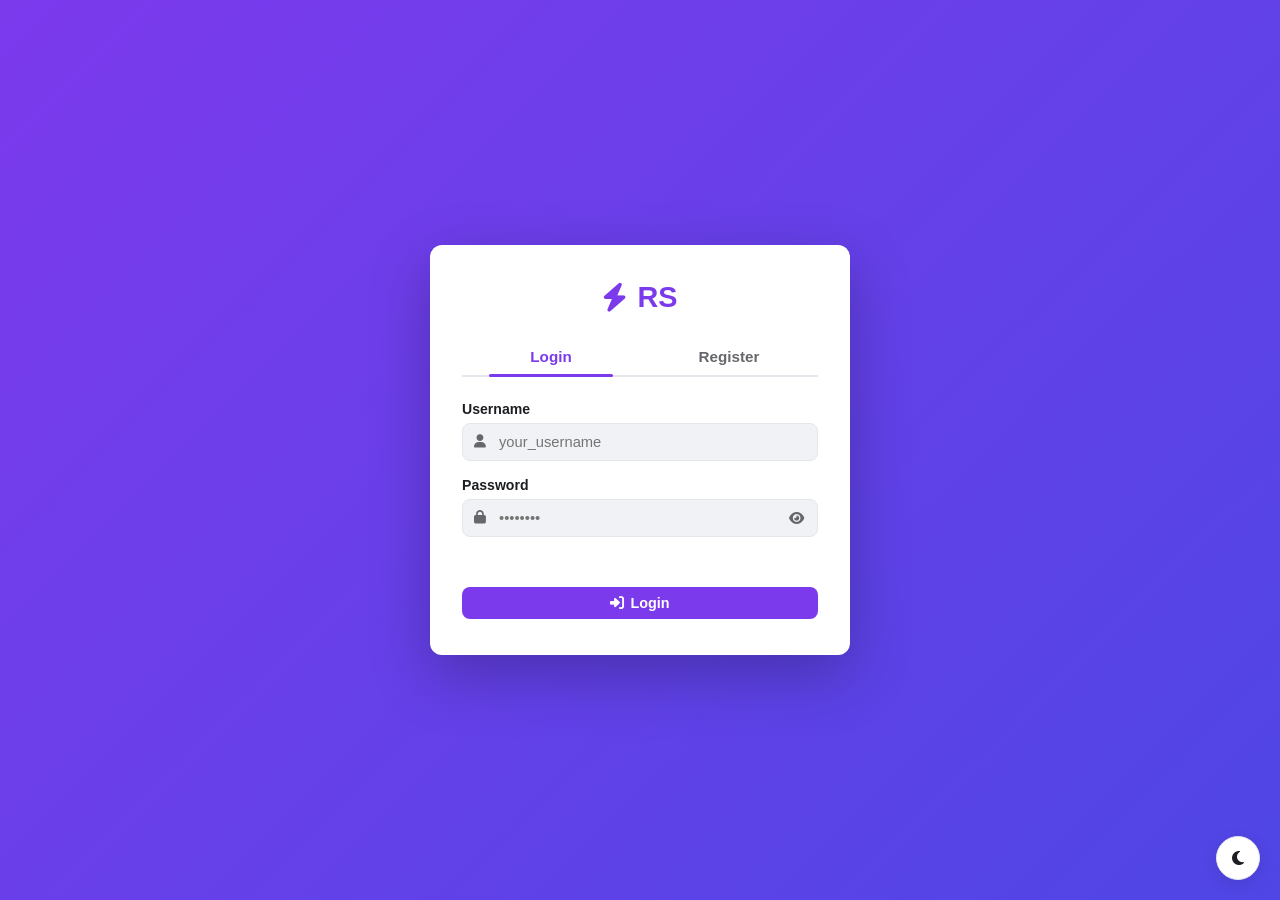
<file: index.html>
<!DOCTYPE html>
<html lang="en" data-theme="light">
<head>
  <meta charset="UTF-8" />
  <meta name="viewport" content="width=device-width, initial-scale=1.0" />
  <title>SocialSpark — Home</title>
  <link rel="stylesheet" href="css/style.css" />
  <link rel="stylesheet" href="https://cdnjs.cloudflare.com/ajax/libs/font-awesome/6.5.0/css/all.min.css" />
  <script>
    // Apply saved theme before paint to prevent flash
    (function(){var t=localStorage.getItem('ss_theme');if(t)document.documentElement.setAttribute('data-theme',t);})();
  </script>
</head>
<body>

  <!-- NAV -->
  <nav class="navbar">
    <a href="index.html" class="nav-brand">
      <i class="fa-solid fa-bolt"></i> RS
    </a>
    <div class="nav-search">
      <i class="fa-solid fa-magnifying-glass"></i>
      <input type="text" id="searchInput" placeholder="Search users…" autocomplete="off" />
      <div class="search-dropdown" id="searchDropdown"></div>
    </div>
    <div class="nav-actions">
      <a href="index.html" class="nav-icon active" title="Home">
        <i class="fa-solid fa-house"></i>
      </a>
      <a href="explore.html" class="nav-icon" title="Explore">
        <i class="fa-solid fa-compass"></i>
      </a>
      <a href="#" class="nav-icon" title="Notifications" id="notifBtn">
        <i class="fa-solid fa-bell"></i>
        <span class="badge" id="notifBadge" style="display:none"></span>
      </a>
      <a href="#" class="nav-icon" title="Toggle theme" id="themeToggle">
        <i class="fa-solid fa-moon"></i>
      </a>
      <div class="nav-avatar-wrap" id="navAvatarWrap">
        <img src="" alt="avatar" class="nav-avatar" id="navAvatar" />
        <div class="nav-dropdown">
          <a href="profile.html"><i class="fa-solid fa-user"></i> Profile</a>
          <a href="#" id="logoutBtn"><i class="fa-solid fa-right-from-bracket"></i> Logout</a>
        </div>
      </div>
    </div>
  </nav>

  <!-- NOTIFICATIONS PANEL -->
  <div class="notif-panel" id="notifPanel">
    <div class="notif-header">
      <span>Notifications</span>
      <button id="clearNotifs">Clear all</button>
    </div>
    <ul id="notifList"></ul>
    <p class="notif-empty" id="notifEmpty">No notifications yet.</p>
  </div>
  <div class="overlay" id="notifOverlay"></div>

  <!-- MAIN LAYOUT -->
  <main class="feed-layout">

    <!-- LEFT SIDEBAR -->
    <aside class="sidebar-left">
      <div class="card profile-mini">
        <img src="" alt="avatar" class="profile-mini-avatar" id="sideAvatar" />
        <div>
          <p class="profile-mini-name" id="sideDisplayName"></p>
          <p class="profile-mini-handle" id="sideHandle"></p>
        </div>
      </div>
      <nav class="sidebar-nav">
        <a href="index.html" class="sidebar-link active"><i class="fa-solid fa-house"></i> Home</a>
        <a href="explore.html" class="sidebar-link"><i class="fa-solid fa-compass"></i> Explore</a>
        <a href="profile.html" class="sidebar-link"><i class="fa-solid fa-user"></i> Profile</a>
      </nav>
      <div class="card suggestions-card" id="suggestionsCard">
        <h4>Who to follow</h4>
        <ul id="suggestionsList"></ul>
      </div>
    </aside>

    <!-- FEED -->
    <section class="feed-center">
      <!-- Compose -->
      <div class="card compose-card">
        <div class="compose-top">
          <img src="" alt="avatar" class="compose-avatar" id="composeAvatar" />
          <textarea id="postContent" placeholder="What's sparking today?" maxlength="500" rows="3"></textarea>
        </div>
        <div class="compose-bottom">
          <div class="compose-options">
            <label class="compose-option" title="Add image URL">
              <i class="fa-solid fa-image"></i>
              <input type="text" id="postImageUrl" placeholder="Image URL (optional)" />
            </label>
          </div>
          <div class="compose-chars">
            <span id="charCount">0</span>/500
          </div>
          <button class="btn btn-primary" id="postBtn">
            <i class="fa-solid fa-bolt"></i> Spark
          </button>
        </div>
      </div>

      <!-- Feed tabs -->
      <div class="feed-tabs">
        <button class="feed-tab active" data-tab="for-you">For You</button>
        <button class="feed-tab" data-tab="following">Following</button>
      </div>

      <!-- Posts -->
      <div id="feedContainer"></div>
      <p class="feed-empty" id="feedEmpty" style="display:none">
        No posts yet. Follow some people or be the first to spark!
      </p>
    </section>

    <!-- RIGHT SIDEBAR -->
    <aside class="sidebar-right">
      <div class="card trending-card">
        <h4>Trending Tags</h4>
        <ul id="trendingList"></ul>
      </div>
    </aside>

  </main>

  <script src="js/db.js"></script>
  <script src="js/auth.js"></script>
  <script src="js/app.js"></script>
  <script src="js/feed.js"></script>
</body>
</html>
</file>
<file: css/style.css>
/* =============================================
   SOCIALSPARK — Main Stylesheet
   ============================================= */

/* ---------- CSS Variables (Light Theme) ---------- */
:root {
  --bg:          #f0f2f5;
  --bg-card:     #ffffff;
  --bg-nav:      #ffffff;
  --bg-input:    #f0f2f5;
  --bg-hover:    #f7f7f7;
  --border:      #e4e6eb;
  --text:        #1c1e21;
  --text-muted:  #65676b;
  --text-light:  #8a8d91;
  --primary:     #7c3aed;
  --primary-h:   #6d28d9;
  --primary-l:   #ede9fe;
  --danger:      #ef4444;
  --success:     #22c55e;
  --warning:     #f59e0b;
  --like-color:  #ef4444;
  --shadow-sm:   0 1px 3px rgba(0,0,0,.08);
  --shadow-md:   0 4px 16px rgba(0,0,0,.10);
  --radius:      12px;
  --radius-sm:   8px;
  --nav-h:       60px;
  --transition:  .2s ease;
}

/* ---------- Dark Theme ---------- */
[data-theme="dark"] {
  --bg:         #0d1117;
  --bg-card:    #161b22;
  --bg-nav:     #161b22;
  --bg-input:   #21262d;
  --bg-hover:   #1e2530;
  --border:     #30363d;
  --text:       #e6edf3;
  --text-muted: #8b949e;
  --text-light: #6e7681;
  --primary-l:  #2d1f4f;
  --shadow-sm:  0 1px 3px rgba(0,0,0,.4);
  --shadow-md:  0 4px 16px rgba(0,0,0,.5);
}

/* ---------- Reset ---------- */
*, *::before, *::after { box-sizing: border-box; margin: 0; padding: 0; }
html { scroll-behavior: smooth; }
body {
  font-family: -apple-system, BlinkMacSystemFont, 'Segoe UI', Roboto, Helvetica, Arial, sans-serif;
  background: var(--bg);
  color: var(--text);
  min-height: 100vh;
  transition: background var(--transition), color var(--transition);
}
a { color: inherit; text-decoration: none; }
ul { list-style: none; }
img { display: block; max-width: 100%; }
button { cursor: pointer; font-family: inherit; }
textarea, input { font-family: inherit; }

/* ---------- Utility ---------- */
.card {
  background: var(--bg-card);
  border: 1px solid var(--border);
  border-radius: var(--radius);
  padding: 16px;
  box-shadow: var(--shadow-sm);
}
.btn {
  display: inline-flex;
  align-items: center;
  gap: 6px;
  padding: 8px 18px;
  border-radius: 20px;
  border: none;
  font-size: .9rem;
  font-weight: 600;
  transition: background var(--transition), transform var(--transition), opacity var(--transition);
}
.btn:active { transform: scale(.97); }
.btn-primary { background: var(--primary); color: #fff; }
.btn-primary:hover { background: var(--primary-h); }
.btn-outline {
  background: transparent;
  color: var(--primary);
  border: 2px solid var(--primary);
}
.btn-outline:hover { background: var(--primary-l); }
.btn-danger { background: var(--danger); color: #fff; }
.btn-full { width: 100%; justify-content: center; border-radius: var(--radius-sm); }
.btn-sm { padding: 5px 12px; font-size: .8rem; }

.badge {
  position: absolute;
  top: -4px; right: -4px;
  background: var(--danger);
  color: #fff;
  font-size: .65rem;
  font-weight: 700;
  min-width: 17px;
  height: 17px;
  border-radius: 50%;
  display: flex;
  align-items: center;
  justify-content: center;
  pointer-events: none;
}
.feed-empty {
  text-align: center;
  color: var(--text-muted);
  padding: 40px 20px;
  font-size: .95rem;
}
.optional { color: var(--text-light); font-size: .8rem; }

/* ---------- Navbar ---------- */
.navbar {
  position: sticky;
  top: 0;
  z-index: 200;
  height: var(--nav-h);
  background: var(--bg-nav);
  border-bottom: 1px solid var(--border);
  display: flex;
  align-items: center;
  padding: 0 20px;
  gap: 16px;
  box-shadow: var(--shadow-sm);
}
.nav-brand {
  font-size: 1.25rem;
  font-weight: 800;
  color: var(--primary);
  white-space: nowrap;
  display: flex;
  align-items: center;
  gap: 6px;
}
.nav-search {
  flex: 1;
  max-width: 320px;
  position: relative;
  display: flex;
  align-items: center;
}
.nav-search > i {
  position: absolute;
  left: 12px;
  color: var(--text-muted);
  font-size: .85rem;
  pointer-events: none;
}
.nav-search input {
  width: 100%;
  padding: 8px 12px 8px 34px;
  border-radius: 20px;
  border: 1px solid var(--border);
  background: var(--bg-input);
  color: var(--text);
  font-size: .9rem;
  outline: none;
  transition: border-color var(--transition);
}
.nav-search input:focus { border-color: var(--primary); }
.search-dropdown {
  position: absolute;
  top: calc(100% + 6px);
  left: 0; right: 0;
  background: var(--bg-card);
  border: 1px solid var(--border);
  border-radius: var(--radius-sm);
  box-shadow: var(--shadow-md);
  z-index: 300;
  display: none;
  overflow: hidden;
}
.search-dropdown.open { display: block; }
.search-result-item {
  display: flex;
  align-items: center;
  gap: 10px;
  padding: 10px 14px;
  cursor: pointer;
  transition: background var(--transition);
}
.search-result-item:hover { background: var(--bg-hover); }
.search-result-item img {
  width: 34px; height: 34px;
  border-radius: 50%;
  object-fit: cover;
}
.search-result-item .sr-name { font-weight: 600; font-size: .9rem; }
.search-result-item .sr-handle { font-size: .8rem; color: var(--text-muted); }
.nav-actions {
  margin-left: auto;
  display: flex;
  align-items: center;
  gap: 4px;
}
.nav-icon {
  position: relative;
  width: 40px; height: 40px;
  border-radius: 50%;
  display: flex;
  align-items: center;
  justify-content: center;
  font-size: 1.1rem;
  color: var(--text-muted);
  transition: background var(--transition), color var(--transition);
}
.nav-icon:hover, .nav-icon.active { background: var(--primary-l); color: var(--primary); }
.nav-avatar-wrap {
  position: relative;
  cursor: pointer;
}
.nav-avatar {
  width: 36px; height: 36px;
  border-radius: 50%;
  object-fit: cover;
  border: 2px solid var(--primary);
}
.nav-dropdown {
  position: absolute;
  top: calc(100% + 8px);
  right: 0;
  background: var(--bg-card);
  border: 1px solid var(--border);
  border-radius: var(--radius-sm);
  box-shadow: var(--shadow-md);
  min-width: 160px;
  overflow: hidden;
  display: none;
  z-index: 300;
}
.nav-avatar-wrap:hover .nav-dropdown { display: block; }
.nav-dropdown a {
  display: flex;
  align-items: center;
  gap: 10px;
  padding: 12px 16px;
  font-size: .9rem;
  color: var(--text);
  transition: background var(--transition);
}
.nav-dropdown a:hover { background: var(--bg-hover); }

/* ---------- Notifications Panel ---------- */
.notif-panel {
  position: fixed;
  top: var(--nav-h);
  right: -360px;
  width: 340px;
  max-height: calc(100vh - var(--nav-h));
  background: var(--bg-card);
  border-left: 1px solid var(--border);
  box-shadow: var(--shadow-md);
  z-index: 250;
  overflow-y: auto;
  transition: right .3s ease;
  display: flex;
  flex-direction: column;
}
.notif-panel.open { right: 0; }
.notif-header {
  display: flex;
  align-items: center;
  justify-content: space-between;
  padding: 14px 16px;
  border-bottom: 1px solid var(--border);
  font-weight: 700;
  position: sticky;
  top: 0;
  background: var(--bg-card);
  z-index: 1;
}
.notif-header button {
  background: none;
  border: none;
  font-size: .8rem;
  color: var(--primary);
  font-weight: 600;
}
.notif-header button:hover { text-decoration: underline; }
#notifList li {
  display: flex;
  align-items: flex-start;
  gap: 10px;
  padding: 12px 16px;
  border-bottom: 1px solid var(--border);
  font-size: .88rem;
  color: var(--text);
  transition: background var(--transition);
}
#notifList li:hover { background: var(--bg-hover); }
#notifList li img {
  width: 36px; height: 36px;
  border-radius: 50%;
  object-fit: cover;
  flex-shrink: 0;
}
#notifList li .notif-msg { flex: 1; line-height: 1.4; }
#notifList li .notif-time { font-size: .75rem; color: var(--text-light); white-space: nowrap; }
.notif-empty { padding: 24px 16px; text-align: center; color: var(--text-muted); font-size: .9rem; }
.overlay {
  display: none;
  position: fixed;
  inset: 0;
  background: rgba(0,0,0,.3);
  z-index: 240;
}
.overlay.open { display: block; }

/* ---------- Feed Layout ---------- */
.feed-layout {
  max-width: 1100px;
  margin: 24px auto;
  padding: 0 16px;
  display: grid;
  grid-template-columns: 240px 1fr 260px;
  gap: 20px;
  align-items: start;
}

/* Left Sidebar */
.sidebar-left { display: flex; flex-direction: column; gap: 16px; position: sticky; top: calc(var(--nav-h) + 16px); }
.profile-mini {
  display: flex;
  align-items: center;
  gap: 12px;
}
.profile-mini-avatar {
  width: 44px; height: 44px;
  border-radius: 50%;
  object-fit: cover;
  border: 2px solid var(--primary);
}
.profile-mini-name { font-weight: 700; font-size: .95rem; }
.profile-mini-handle { font-size: .82rem; color: var(--text-muted); }
.sidebar-nav { display: flex; flex-direction: column; gap: 4px; }
.sidebar-link {
  display: flex;
  align-items: center;
  gap: 12px;
  padding: 10px 14px;
  border-radius: var(--radius-sm);
  font-weight: 600;
  font-size: .95rem;
  color: var(--text-muted);
  transition: background var(--transition), color var(--transition);
}
.sidebar-link:hover, .sidebar-link.active { background: var(--primary-l); color: var(--primary); }
.suggestions-card h4 { font-size: .9rem; color: var(--text-muted); margin-bottom: 12px; text-transform: uppercase; letter-spacing: .05em; }
#suggestionsList li {
  display: flex;
  align-items: center;
  gap: 10px;
  padding: 8px 0;
  border-bottom: 1px solid var(--border);
}
#suggestionsList li:last-child { border-bottom: none; }
#suggestionsList img {
  width: 36px; height: 36px;
  border-radius: 50%;
  object-fit: cover;
}
.sug-info { flex: 1; min-width: 0; }
.sug-name { font-weight: 600; font-size: .88rem; white-space: nowrap; overflow: hidden; text-overflow: ellipsis; }
.sug-handle { font-size: .78rem; color: var(--text-muted); }

/* Right Sidebar */
.sidebar-right { position: sticky; top: calc(var(--nav-h) + 16px); }
.trending-card h4 { font-size: .9rem; color: var(--text-muted); margin-bottom: 12px; text-transform: uppercase; letter-spacing: .05em; }
#trendingList li {
  padding: 8px 0;
  border-bottom: 1px solid var(--border);
  cursor: pointer;
  transition: color var(--transition);
}
#trendingList li:last-child { border-bottom: none; }
#trendingList li:hover { color: var(--primary); }
.trend-tag { font-weight: 700; font-size: .92rem; }
.trend-count { font-size: .78rem; color: var(--text-muted); }

/* ---------- Compose Card ---------- */
.compose-card { margin-bottom: 16px; }
.compose-top {
  display: flex;
  gap: 12px;
  margin-bottom: 12px;
}
.compose-avatar {
  width: 42px; height: 42px;
  border-radius: 50%;
  object-fit: cover;
  flex-shrink: 0;
  border: 2px solid var(--primary);
}
.compose-top textarea {
  flex: 1;
  resize: none;
  border: 1px solid var(--border);
  border-radius: var(--radius-sm);
  padding: 10px 14px;
  background: var(--bg-input);
  color: var(--text);
  font-size: .95rem;
  outline: none;
  transition: border-color var(--transition);
  line-height: 1.5;
}
.compose-top textarea:focus { border-color: var(--primary); }
.compose-bottom {
  display: flex;
  align-items: center;
  gap: 10px;
  padding-left: 54px;
}
.compose-options { flex: 1; }
.compose-option {
  display: flex;
  align-items: center;
  gap: 8px;
  color: var(--text-muted);
  font-size: .88rem;
  cursor: pointer;
}
.compose-option i { color: var(--primary); font-size: 1rem; }
.compose-option input {
  flex: 1;
  border: none;
  background: none;
  color: var(--text);
  font-size: .88rem;
  outline: none;
  min-width: 0;
}
.compose-option input::placeholder { color: var(--text-light); }
.compose-chars { font-size: .8rem; color: var(--text-light); white-space: nowrap; }
.compose-chars.warn { color: var(--warning); }
.compose-chars.danger { color: var(--danger); }

/* ---------- Feed Tabs ---------- */
.feed-tabs {
  display: flex;
  border-bottom: 2px solid var(--border);
  margin-bottom: 16px;
}
.feed-tab {
  flex: 1;
  padding: 12px;
  background: none;
  border: none;
  font-size: .95rem;
  font-weight: 600;
  color: var(--text-muted);
  position: relative;
  transition: color var(--transition);
}
.feed-tab::after {
  content: '';
  position: absolute;
  bottom: -2px; left: 20%; right: 20%;
  height: 3px;
  background: var(--primary);
  border-radius: 3px 3px 0 0;
  opacity: 0;
  transition: opacity var(--transition);
}
.feed-tab.active { color: var(--primary); }
.feed-tab.active::after { opacity: 1; }

/* ---------- Post Card ---------- */
.post-card {
  background: var(--bg-card);
  border: 1px solid var(--border);
  border-radius: var(--radius);
  margin-bottom: 14px;
  box-shadow: var(--shadow-sm);
  overflow: hidden;
  transition: box-shadow var(--transition);
}
.post-card:hover { box-shadow: var(--shadow-md); }
.post-header {
  display: flex;
  align-items: center;
  gap: 10px;
  padding: 14px 16px 0;
}
.post-avatar {
  width: 42px; height: 42px;
  border-radius: 50%;
  object-fit: cover;
  flex-shrink: 0;
  cursor: pointer;
  border: 2px solid var(--border);
  transition: border-color var(--transition);
}
.post-avatar:hover { border-color: var(--primary); }
.post-user-info { flex: 1; min-width: 0; }
.post-display-name {
  font-weight: 700;
  font-size: .95rem;
  cursor: pointer;
  transition: color var(--transition);
}
.post-display-name:hover { color: var(--primary); }
.post-handle { font-size: .82rem; color: var(--text-muted); }
.post-time { font-size: .8rem; color: var(--text-light); white-space: nowrap; }
.post-menu-btn {
  background: none;
  border: none;
  color: var(--text-muted);
  padding: 6px;
  border-radius: 50%;
  transition: background var(--transition), color var(--transition);
  position: relative;
}
.post-menu-btn:hover { background: var(--bg-hover); color: var(--text); }
.post-menu-dropdown {
  position: absolute;
  right: 0; top: calc(100% + 4px);
  background: var(--bg-card);
  border: 1px solid var(--border);
  border-radius: var(--radius-sm);
  box-shadow: var(--shadow-md);
  min-width: 140px;
  z-index: 100;
  display: none;
  overflow: hidden;
}
.post-menu-dropdown.open { display: block; }
.post-menu-dropdown button {
  display: flex;
  align-items: center;
  gap: 8px;
  width: 100%;
  padding: 10px 14px;
  background: none;
  border: none;
  font-size: .88rem;
  color: var(--text);
  text-align: left;
  transition: background var(--transition);
}
.post-menu-dropdown button:hover { background: var(--bg-hover); }
.post-menu-dropdown .delete-btn { color: var(--danger); }
.post-body { padding: 10px 16px 12px; }
.post-text {
  font-size: .95rem;
  line-height: 1.6;
  white-space: pre-wrap;
  word-break: break-word;
}
.post-text a { color: var(--primary); }
.post-image {
  width: 100%;
  max-height: 500px;
  object-fit: cover;
  border-top: 1px solid var(--border);
  cursor: pointer;
}
.post-actions {
  display: flex;
  align-items: center;
  gap: 4px;
  padding: 8px 12px;
  border-top: 1px solid var(--border);
}
.post-action-btn {
  display: flex;
  align-items: center;
  gap: 6px;
  background: none;
  border: none;
  color: var(--text-muted);
  font-size: .88rem;
  padding: 7px 10px;
  border-radius: 20px;
  transition: background var(--transition), color var(--transition);
  font-weight: 500;
}
.post-action-btn:hover { background: var(--bg-hover); }
.post-action-btn.liked { color: var(--like-color); }
.post-action-btn.liked i { animation: likePopA .3s ease; }
@keyframes likePopA {
  0%   { transform: scale(1); }
  50%  { transform: scale(1.4); }
  100% { transform: scale(1); }
}
.post-action-btn.commented { color: var(--primary); }
.post-action-spacer { flex: 1; }

/* Comments section */
.comments-section { padding: 0 16px 14px; }
.comment-form {
  display: flex;
  gap: 8px;
  margin-bottom: 12px;
}
.comment-avatar {
  width: 32px; height: 32px;
  border-radius: 50%;
  object-fit: cover;
  flex-shrink: 0;
}
.comment-input-wrap { flex: 1; display: flex; gap: 6px; }
.comment-input {
  flex: 1;
  padding: 7px 12px;
  border-radius: 20px;
  border: 1px solid var(--border);
  background: var(--bg-input);
  color: var(--text);
  font-size: .88rem;
  outline: none;
  transition: border-color var(--transition);
}
.comment-input:focus { border-color: var(--primary); }
.comment-send-btn {
  background: var(--primary);
  color: #fff;
  border: none;
  border-radius: 50%;
  width: 32px; height: 32px;
  display: flex; align-items: center; justify-content: center;
  font-size: .85rem;
  transition: background var(--transition), transform var(--transition);
}
.comment-send-btn:hover { background: var(--primary-h); }
.comment-send-btn:active { transform: scale(.9); }
.comment-item {
  display: flex;
  gap: 8px;
  margin-bottom: 10px;
  animation: fadeIn .2s ease;
}
.comment-item img {
  width: 30px; height: 30px;
  border-radius: 50%;
  object-fit: cover;
  flex-shrink: 0;
}
.comment-bubble {
  background: var(--bg-input);
  border-radius: 0 12px 12px 12px;
  padding: 8px 12px;
  flex: 1;
}
.comment-bubble-name {
  font-weight: 700;
  font-size: .82rem;
  cursor: pointer;
  transition: color var(--transition);
}
.comment-bubble-name:hover { color: var(--primary); }
.comment-bubble-text { font-size: .88rem; line-height: 1.5; margin-top: 2px; }
.comment-bubble-time { font-size: .75rem; color: var(--text-light); margin-top: 4px; }

/* ---------- Auth Page ---------- */
.auth-page {
  min-height: 100vh;
  display: flex;
  align-items: center;
  justify-content: center;
  background: linear-gradient(135deg, #7c3aed 0%, #4f46e5 100%);
  padding: 20px;
}
.auth-container {
  background: var(--bg-card);
  border-radius: var(--radius);
  padding: 36px 32px;
  width: 100%;
  max-width: 420px;
  box-shadow: 0 20px 60px rgba(0,0,0,.25);
}
.auth-brand {
  display: flex;
  align-items: center;
  justify-content: center;
  gap: 10px;
  font-size: 1.8rem;
  font-weight: 900;
  color: var(--primary);
  margin-bottom: 6px;
}
.auth-tagline {
  text-align: center;
  color: var(--text-muted);
  font-size: .9rem;
  margin-bottom: 24px;
}
.auth-tabs {
  display: flex;
  border-bottom: 2px solid var(--border);
  margin-bottom: 24px;
}
.auth-tab {
  flex: 1;
  padding: 10px;
  background: none;
  border: none;
  font-size: .95rem;
  font-weight: 600;
  color: var(--text-muted);
  position: relative;
  transition: color var(--transition);
}
.auth-tab::after {
  content: '';
  position: absolute;
  bottom: -2px; left: 15%; right: 15%;
  height: 3px;
  background: var(--primary);
  border-radius: 3px;
  opacity: 0;
  transition: opacity var(--transition);
}
.auth-tab.active { color: var(--primary); }
.auth-tab.active::after { opacity: 1; }
.auth-form { display: none; flex-direction: column; gap: 16px; }
.auth-form.active { display: flex; }
.form-group { display: flex; flex-direction: column; gap: 6px; }
.form-group label { font-size: .88rem; font-weight: 600; color: var(--text); }
.form-group small { font-size: .78rem; color: var(--text-muted); }
.input-icon {
  position: relative;
  display: flex;
  align-items: center;
}
.input-icon > i:first-child {
  position: absolute;
  left: 12px;
  color: var(--text-muted);
  font-size: .85rem;
  pointer-events: none;
}
.input-icon input,
.input-icon textarea {
  width: 100%;
  padding: 10px 12px 10px 36px;
  border: 1px solid var(--border);
  border-radius: var(--radius-sm);
  background: var(--bg-input);
  color: var(--text);
  font-size: .92rem;
  outline: none;
  transition: border-color var(--transition);
}
.input-icon input:focus,
.input-icon textarea:focus { border-color: var(--primary); }
.toggle-pw {
  position: absolute;
  right: 10px;
  background: none;
  border: none;
  color: var(--text-muted);
  font-size: .85rem;
  padding: 4px;
}
.toggle-pw:hover { color: var(--text); }
.form-error { color: var(--danger); font-size: .85rem; min-height: 18px; font-weight: 500; }
.auth-hint { text-align: center; font-size: .82rem; color: var(--text-muted); }
.auth-hint strong { color: var(--text); }
.floating-theme {
  position: fixed;
  bottom: 20px; right: 20px;
  width: 44px; height: 44px;
  border-radius: 50%;
  background: var(--bg-card);
  border: 1px solid var(--border);
  box-shadow: var(--shadow-md);
  display: flex; align-items: center; justify-content: center;
  font-size: 1rem;
  color: var(--text);
  transition: transform var(--transition), background var(--transition);
}
.floating-theme:hover { transform: scale(1.1); }

/* ---------- Profile Page ---------- */
.profile-header-wrap { max-width: 700px; margin: 0 auto; }
.profile-cover {
  height: 200px;
  background: linear-gradient(135deg, #7c3aed, #4f46e5);
  position: relative;
  overflow: hidden;
}
.profile-cover img { width: 100%; height: 100%; object-fit: cover; }
.profile-cover-overlay {
  position: absolute;
  inset: 0;
  background: rgba(0,0,0,.15);
}
.profile-info-row {
  max-width: 700px;
  margin: 0 auto;
  padding: 0 20px 20px;
  background: var(--bg-card);
  border-bottom: 1px solid var(--border);
  display: flex;
  align-items: flex-end;
  gap: 16px;
  flex-wrap: wrap;
}
.profile-avatar-wrap { margin-top: -50px; flex-shrink: 0; }
.profile-big-avatar {
  width: 100px; height: 100px;
  border-radius: 50%;
  object-fit: cover;
  border: 4px solid var(--bg-card);
  box-shadow: var(--shadow-md);
}
.profile-meta { flex: 1; padding-top: 12px; min-width: 200px; }
.profile-meta h1 { font-size: 1.3rem; font-weight: 800; }
.profile-handle { font-size: .9rem; color: var(--text-muted); margin-bottom: 6px; }
.profile-bio { font-size: .92rem; color: var(--text); line-height: 1.5; margin-bottom: 12px; }
.profile-stats {
  display: flex;
  gap: 20px;
}
.stat { display: flex; flex-direction: column; align-items: center; }
.stat span { font-weight: 800; font-size: 1rem; }
.stat small { font-size: .78rem; color: var(--text-muted); }
.stat.clickable { cursor: pointer; }
.stat.clickable:hover span { color: var(--primary); }
.profile-actions { padding-top: 16px; display: flex; gap: 8px; flex-wrap: wrap; }
.profile-content {
  max-width: 700px;
  margin: 0 auto;
  padding: 20px 20px 40px;
}
.profile-tabs {
  display: flex;
  border-bottom: 2px solid var(--border);
  margin-bottom: 20px;
}
.profile-tab {
  flex: 1;
  padding: 12px;
  background: none;
  border: none;
  font-size: .95rem;
  font-weight: 600;
  color: var(--text-muted);
  position: relative;
  transition: color var(--transition);
}
.profile-tab::after {
  content: '';
  position: absolute;
  bottom: -2px; left: 20%; right: 20%;
  height: 3px;
  background: var(--primary);
  border-radius: 3px;
  opacity: 0;
  transition: opacity var(--transition);
}
.profile-tab.active { color: var(--primary); }
.profile-tab.active::after { opacity: 1; }

/* ---------- Modals ---------- */
.modal-backdrop {
  position: fixed;
  inset: 0;
  background: rgba(0,0,0,.5);
  z-index: 500;
  display: flex;
  align-items: center;
  justify-content: center;
  padding: 20px;
  animation: fadeIn .15s ease;
}
.modal {
  background: var(--bg-card);
  border-radius: var(--radius);
  width: 100%;
  max-width: 440px;
  box-shadow: var(--shadow-md);
  overflow: hidden;
  animation: slideUp .2s ease;
}
.modal-header {
  display: flex;
  align-items: center;
  justify-content: space-between;
  padding: 16px 20px;
  border-bottom: 1px solid var(--border);
  font-weight: 700;
  font-size: 1rem;
}
.modal-close {
  background: none;
  border: none;
  font-size: 1.1rem;
  color: var(--text-muted);
  padding: 4px 8px;
  border-radius: 50%;
  transition: background var(--transition);
}
.modal-close:hover { background: var(--bg-hover); color: var(--text); }
.modal form { padding: 20px; display: flex; flex-direction: column; gap: 14px; }
.modal form input,
.modal form textarea {
  width: 100%;
  padding: 9px 12px;
  border: 1px solid var(--border);
  border-radius: var(--radius-sm);
  background: var(--bg-input);
  color: var(--text);
  font-size: .92rem;
  outline: none;
  transition: border-color var(--transition);
}
.modal form input:focus,
.modal form textarea:focus { border-color: var(--primary); }
.modal form textarea { resize: vertical; }
.follow-list { padding: 8px 0; max-height: 400px; overflow-y: auto; }
.follow-list li {
  display: flex;
  align-items: center;
  gap: 10px;
  padding: 10px 20px;
  transition: background var(--transition);
  cursor: pointer;
}
.follow-list li:hover { background: var(--bg-hover); }
.follow-list img {
  width: 40px; height: 40px;
  border-radius: 50%;
  object-fit: cover;
}
.follow-list .fl-name { font-weight: 600; font-size: .92rem; }
.follow-list .fl-handle { font-size: .8rem; color: var(--text-muted); }

@keyframes fadeIn { from { opacity: 0; } to { opacity: 1; } }
@keyframes slideUp { from { transform: translateY(20px); opacity: 0; } to { transform: translateY(0); opacity: 1; } }

/* ---------- Explore Page ---------- */
.explore-layout {
  max-width: 860px;
  margin: 24px auto;
  padding: 0 16px 40px;
}
.explore-header { margin-bottom: 20px; }
.explore-header h2 { font-size: 1.4rem; font-weight: 800; display: flex; align-items: center; gap: 8px; }
.explore-header h2 i { color: var(--primary); }
.explore-header p { color: var(--text-muted); font-size: .9rem; margin-top: 4px; }
.explore-search-wrap {
  position: relative;
  display: flex;
  align-items: center;
  margin-bottom: 24px;
}
.explore-search-wrap i {
  position: absolute;
  left: 14px;
  color: var(--text-muted);
  pointer-events: none;
}
.explore-search-wrap input {
  width: 100%;
  padding: 11px 14px 11px 40px;
  border-radius: 24px;
  border: 1px solid var(--border);
  background: var(--bg-card);
  color: var(--text);
  font-size: .95rem;
  outline: none;
  box-shadow: var(--shadow-sm);
  transition: border-color var(--transition);
}
.explore-search-wrap input:focus { border-color: var(--primary); }
.explore-grid {
  display: grid;
  grid-template-columns: 280px 1fr;
  gap: 20px;
  align-items: start;
}
.explore-section h3,
.explore-posts h3 {
  font-size: .9rem;
  color: var(--text-muted);
  text-transform: uppercase;
  letter-spacing: .05em;
  margin-bottom: 14px;
  display: flex;
  align-items: center;
  gap: 6px;
}
.explore-section h3 i,
.explore-posts h3 i { color: var(--primary); }
#exploreUsers li {
  display: flex;
  align-items: center;
  gap: 10px;
  padding: 10px 0;
  border-bottom: 1px solid var(--border);
  cursor: pointer;
  transition: background var(--transition);
}
#exploreUsers li:last-child { border-bottom: none; }
#exploreUsers li:hover { background: var(--bg-hover); margin: 0 -16px; padding: 10px 16px; }
#exploreUsers img {
  width: 40px; height: 40px;
  border-radius: 50%;
  object-fit: cover;
}
.eu-name { font-weight: 600; font-size: .92rem; }
.eu-handle { font-size: .8rem; color: var(--text-muted); }
.eu-info { flex: 1; min-width: 0; }

/* ---------- Image Lightbox ---------- */
.lightbox {
  position: fixed;
  inset: 0;
  background: rgba(0,0,0,.9);
  z-index: 1000;
  display: flex;
  align-items: center;
  justify-content: center;
  cursor: zoom-out;
  animation: fadeIn .15s ease;
}
.lightbox img {
  max-width: 90vw;
  max-height: 90vh;
  border-radius: var(--radius-sm);
  box-shadow: 0 0 60px rgba(0,0,0,.8);
}

/* ---------- Toast Notification ---------- */
.toast-container {
  position: fixed;
  bottom: 24px;
  left: 50%;
  transform: translateX(-50%);
  z-index: 2000;
  display: flex;
  flex-direction: column;
  gap: 8px;
  pointer-events: none;
}
.toast {
  background: var(--text);
  color: var(--bg-card);
  padding: 10px 20px;
  border-radius: 20px;
  font-size: .9rem;
  font-weight: 600;
  box-shadow: var(--shadow-md);
  animation: slideUpFade .3s ease;
  pointer-events: auto;
}
.toast.success { background: var(--success); color: #fff; }
.toast.error   { background: var(--danger);  color: #fff; }
@keyframes slideUpFade {
  from { transform: translateY(16px); opacity: 0; }
  to   { transform: translateY(0);    opacity: 1; }
}

/* ---------- Responsive ---------- */
@media (max-width: 960px) {
  .feed-layout { grid-template-columns: 1fr; }
  .sidebar-left, .sidebar-right { display: none; }
  .feed-center { min-width: 0; }
}
@media (max-width: 700px) {
  .explore-grid { grid-template-columns: 1fr; }
  .profile-info-row { flex-direction: column; align-items: flex-start; }
  .navbar { padding: 0 12px; gap: 8px; }
  .nav-search { max-width: 160px; }
  .auth-container { padding: 24px 18px; }
}
@media (max-width: 480px) {
  .nav-search { display: none; }
  .post-actions { gap: 0; }
  .post-action-btn { padding: 7px 7px; font-size: .82rem; }
}
</file>
